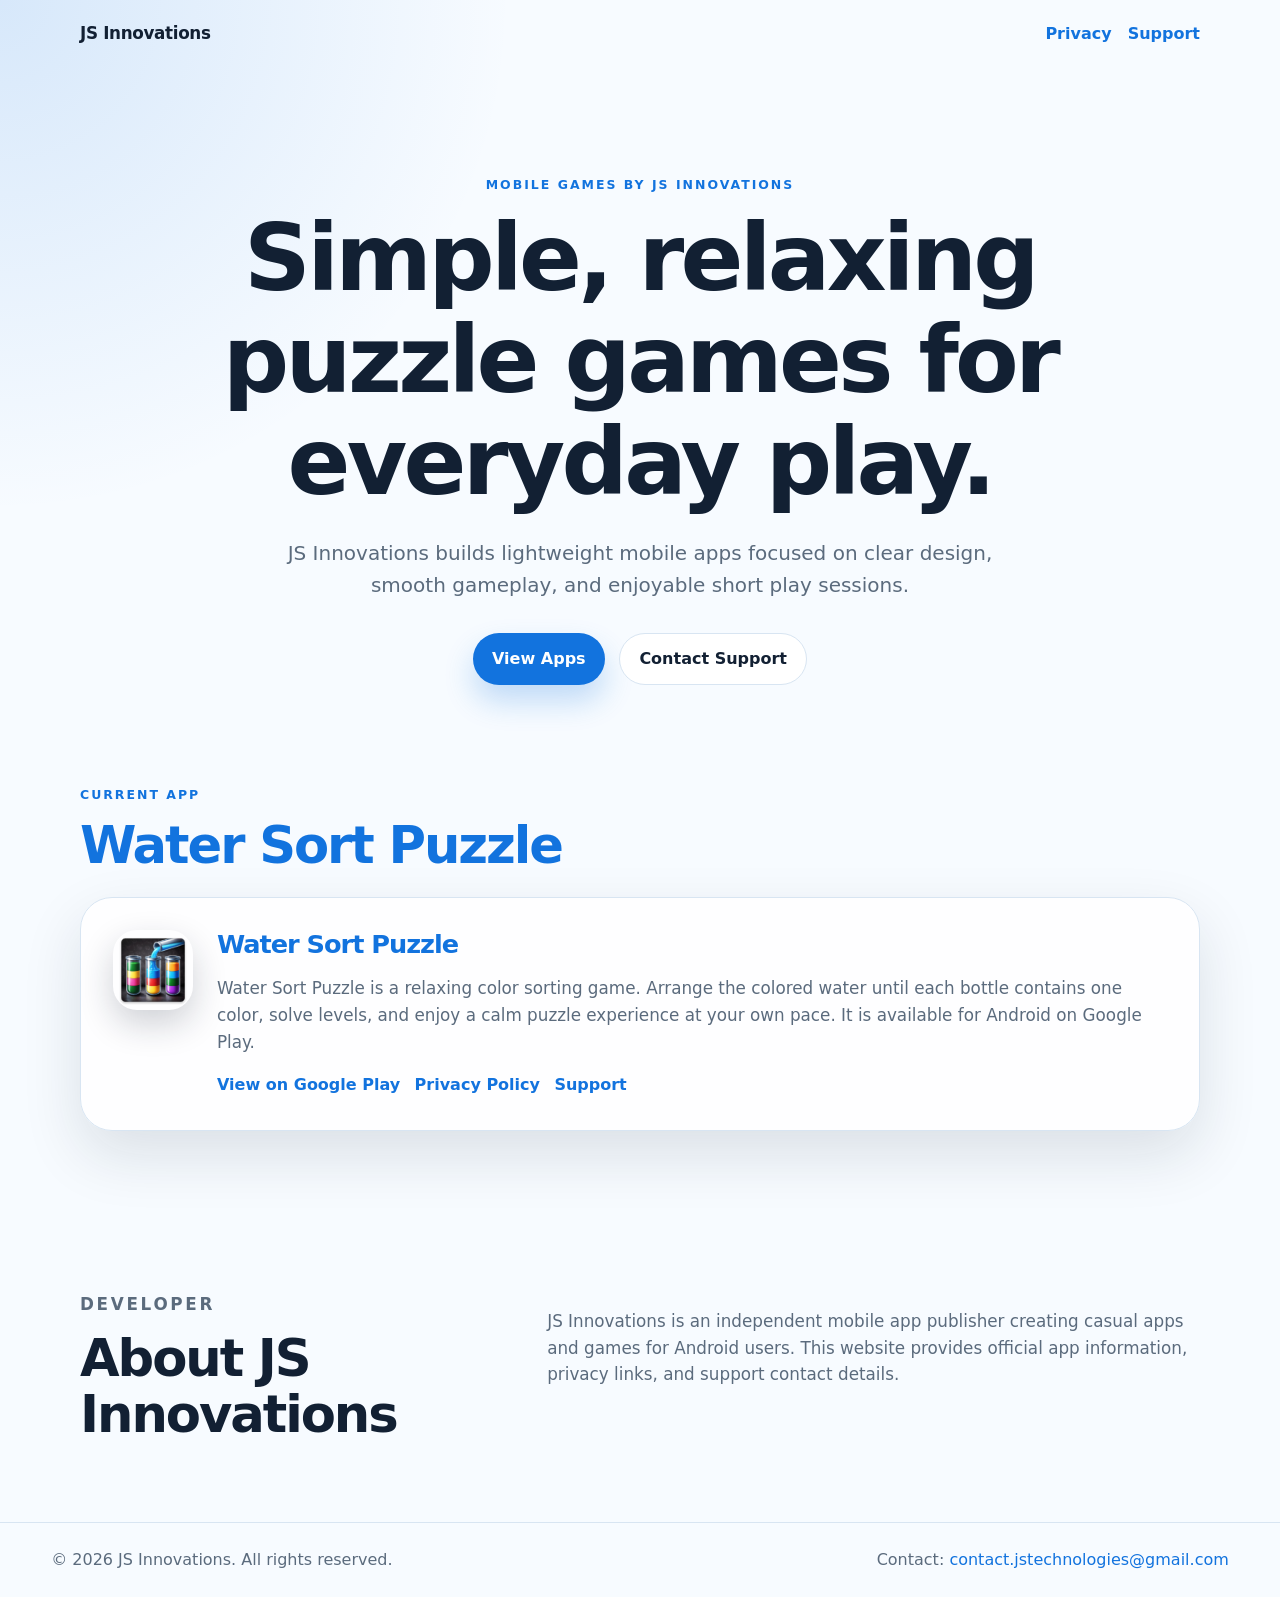
<file: index.html>
<!doctype html>
<html lang="en">
  <head>
    <meta charset="utf-8">
    <meta name="viewport" content="width=device-width, initial-scale=1">
    <meta
      name="description"
      content="JS Innovations developer website for Water Sort Puzzle, a relaxing color sorting puzzle game."
    >
    <title>JS Innovations | Water Sort Puzzle for Android</title>
    <link rel="stylesheet" href="styles.css">
  </head>
  <body>
    <header class="site-header">
      <nav class="nav" aria-label="Main navigation">
        <a class="brand" href="index.html">JS Innovations</a>
        <div class="nav-links">
          <a href="privacy.html">Privacy</a>
          <a href="support.html">Support</a>
        </div>
      </nav>

      <section class="hero">
        <p class="eyebrow">Mobile games by JS Innovations</p>
        <h1>Simple, relaxing puzzle games for everyday play.</h1>
        <p class="hero-copy">
          JS Innovations builds lightweight mobile apps focused on clear design,
          smooth gameplay, and enjoyable short play sessions.
        </p>
        <div class="hero-actions">
          <a class="button button-primary" href="#apps">View Apps</a>
          <a class="button button-secondary" href="support.html">Contact Support</a>
        </div>
      </section>
    </header>

    <main>
      <section id="apps" class="section">
        <div class="section-heading">
          <p class="eyebrow">Current app</p>
          <h2>
            <a href="https://play.google.com/store/apps/details?id=com.jsinnovations.water_fill">
              Water Sort Puzzle
            </a>
          </h2>
        </div>
        <article class="app-card">
          <a
            class="app-icon"
            href="https://play.google.com/store/apps/details?id=com.jsinnovations.water_fill"
            aria-label="Open Water Sort Puzzle on Google Play"
          >
            <img
              src="assets/water-sort-puzzle-icon.png"
              alt="Water Sort Puzzle app icon"
              width="192"
              height="192"
            >
          </a>
          <div>
            <h3>
              <a href="https://play.google.com/store/apps/details?id=com.jsinnovations.water_fill">
                Water Sort Puzzle
              </a>
            </h3>
            <p>
              Water Sort Puzzle is a relaxing color sorting game. Arrange the
              colored water until each bottle contains one color, solve levels,
              and enjoy a calm puzzle experience at your own pace. It is
              available for Android on Google Play.
            </p>
            <div class="card-links">
              <a href="https://play.google.com/store/apps/details?id=com.jsinnovations.water_fill">
                View on Google Play
              </a>
              <a href="privacy.html">Privacy Policy</a>
              <a href="support.html">Support</a>
            </div>
          </div>
        </article>
      </section>

      <section class="section split-section">
        <div>
          <p class="eyebrow">Developer</p>
          <h2>About JS Innovations</h2>
        </div>
        <p>
          JS Innovations is an independent mobile app publisher creating casual
          apps and games for Android users. This website provides official app
          information, privacy links, and support contact details.
        </p>
      </section>
    </main>

    <footer class="footer">
      <p>&copy; <span id="year">2026</span> JS Innovations. All rights reserved.</p>
      <p>
        Contact:
        <a href="mailto:contact.jstechnologies@gmail.com">contact.jstechnologies@gmail.com</a>
      </p>
    </footer>

    <script>
      document.getElementById("year").textContent = new Date().getFullYear();
    </script>
  </body>
</html>
</file>
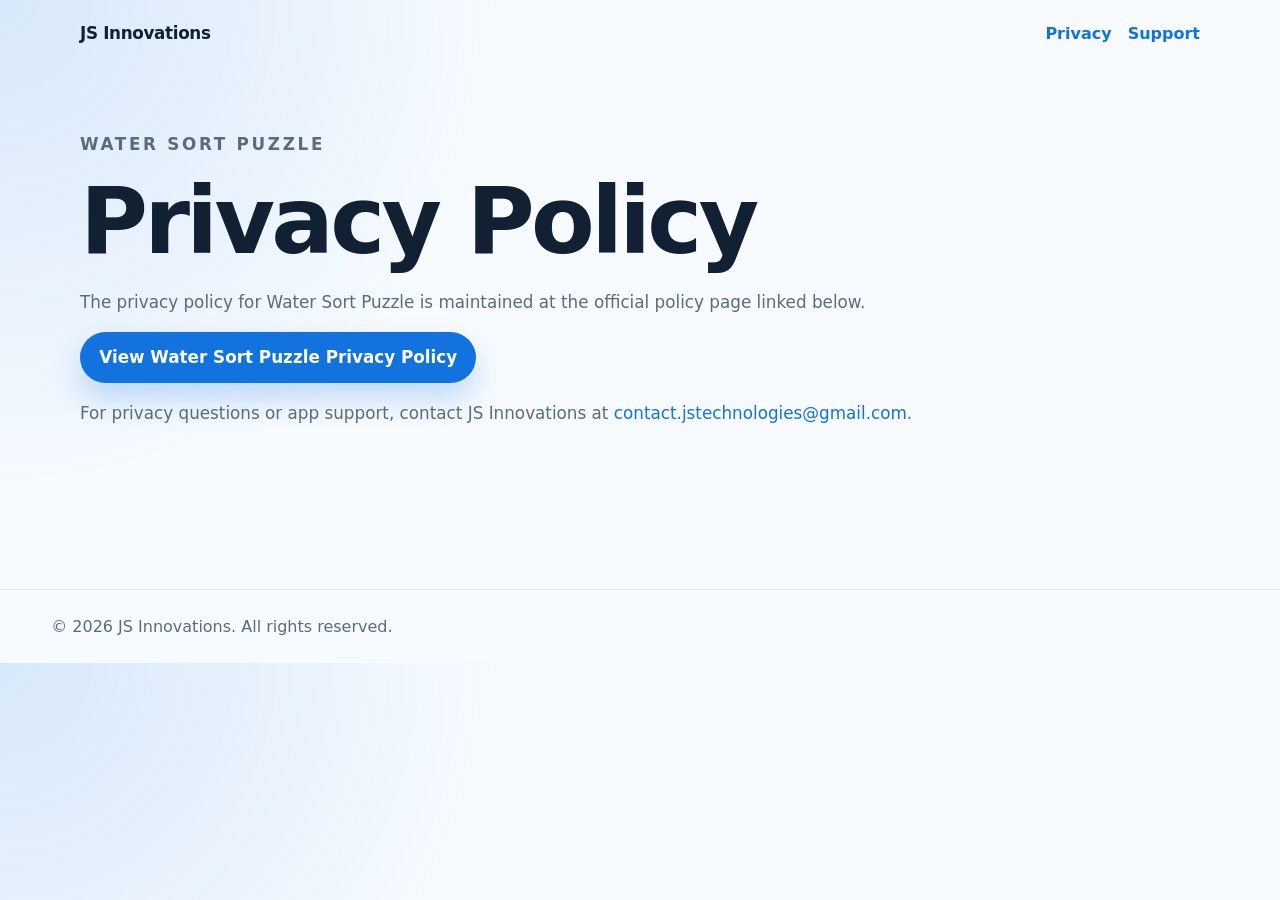
<file: privacy.html>
<!doctype html>
<html lang="en">
  <head>
    <meta charset="utf-8">
    <meta name="viewport" content="width=device-width, initial-scale=1">
    <meta
      name="description"
      content="Privacy information for Water Sort Puzzle by JS Innovations."
    >
    <title>Privacy Policy | JS Innovations</title>
    <link rel="stylesheet" href="styles.css">
  </head>
  <body>
    <header class="page-header">
      <nav class="nav" aria-label="Main navigation">
        <a class="brand" href="index.html">JS Innovations</a>
        <div class="nav-links">
          <a href="privacy.html">Privacy</a>
          <a href="support.html">Support</a>
        </div>
      </nav>
    </header>

    <main class="page-content">
      <p class="eyebrow">Water Sort Puzzle</p>
      <h1>Privacy Policy</h1>
      <p>
        The privacy policy for Water Sort Puzzle is maintained at the official
        policy page linked below.
      </p>
      <p>
        <a class="button button-primary" href="https://sites.google.com/view/water-sort-privacy/home">
          View Water Sort Puzzle Privacy Policy
        </a>
      </p>
      <p>
        For privacy questions or app support, contact JS Innovations at
        <a href="mailto:contact.jstechnologies@gmail.com">contact.jstechnologies@gmail.com</a>.
      </p>
    </main>

    <footer class="footer">
      <p>&copy; <span id="year">2026</span> JS Innovations. All rights reserved.</p>
    </footer>

    <script>
      document.getElementById("year").textContent = new Date().getFullYear();
    </script>
  </body>
</html>
</file>
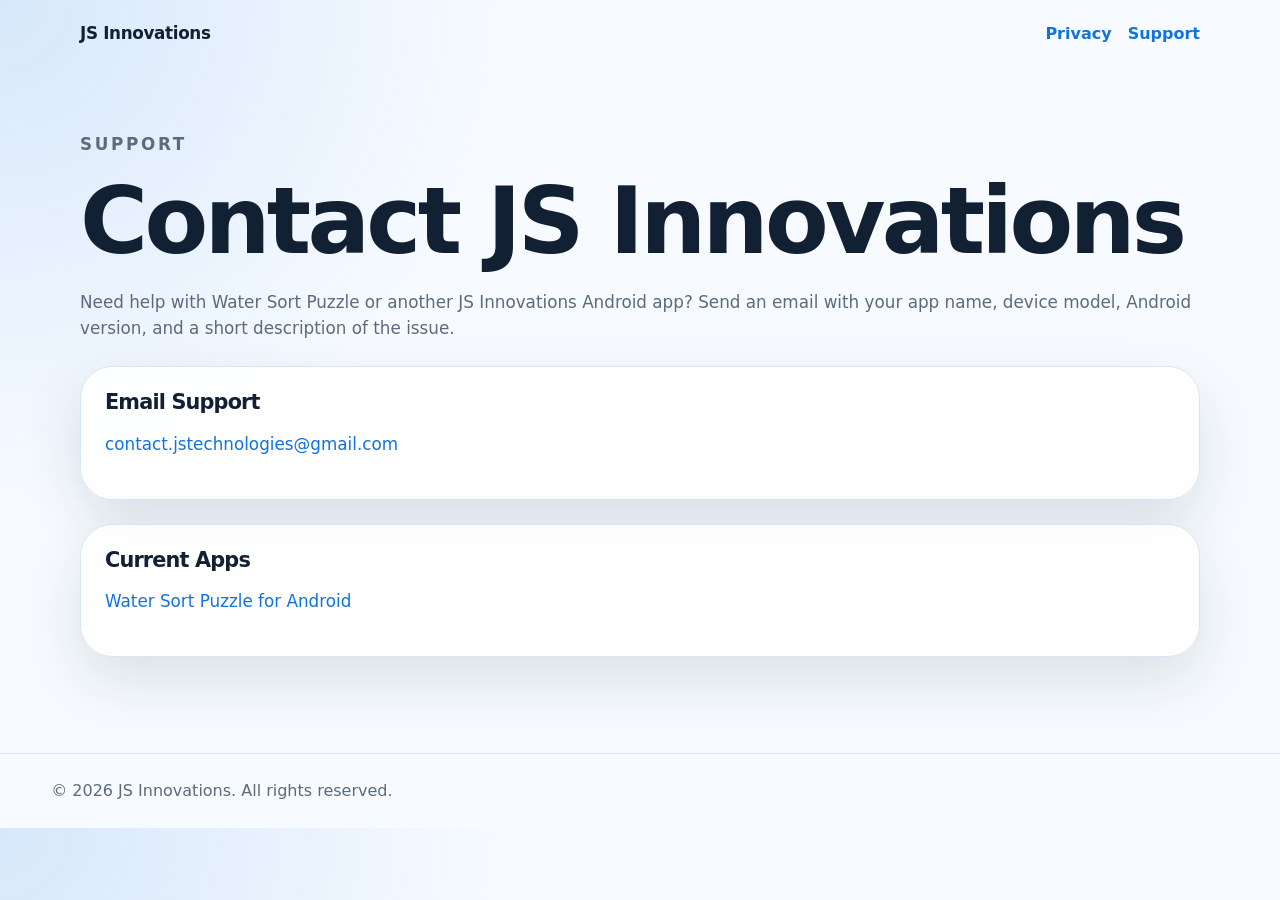
<file: support.html>
<!doctype html>
<html lang="en">
  <head>
    <meta charset="utf-8">
    <meta name="viewport" content="width=device-width, initial-scale=1">
    <meta
      name="description"
      content="Support contact information for JS Innovations apps."
    >
    <title>Support | JS Innovations</title>
    <link rel="stylesheet" href="styles.css">
  </head>
  <body>
    <header class="page-header">
      <nav class="nav" aria-label="Main navigation">
        <a class="brand" href="index.html">JS Innovations</a>
        <div class="nav-links">
          <a href="privacy.html">Privacy</a>
          <a href="support.html">Support</a>
        </div>
      </nav>
    </header>

    <main class="page-content">
      <p class="eyebrow">Support</p>
      <h1>Contact JS Innovations</h1>
      <p>
        Need help with Water Sort Puzzle or another JS Innovations Android app?
        Send an email with your app name, device model, Android version, and a
        short description of the issue.
      </p>

      <section class="contact-card" aria-label="Support contact">
        <h2>Email Support</h2>
        <p>
          <a href="mailto:contact.jstechnologies@gmail.com">contact.jstechnologies@gmail.com</a>
        </p>
      </section>

      <section class="contact-card" aria-label="Supported apps">
        <h2>Current Apps</h2>
        <p>
          <a href="https://play.google.com/store/apps/details?id=com.jsinnovations.water_fill">
            Water Sort Puzzle for Android
          </a>
        </p>
      </section>
    </main>

    <footer class="footer">
      <p>&copy; <span id="year">2026</span> JS Innovations. All rights reserved.</p>
    </footer>

    <script>
      document.getElementById("year").textContent = new Date().getFullYear();
    </script>
  </body>
</html>
</file>
<file: styles.css>
:root {
  --background: #f7fbff;
  --surface: #ffffff;
  --surface-muted: #eef7ff;
  --text: #122033;
  --muted: #5b6b7d;
  --primary: #1273de;
  --primary-dark: #0c55a8;
  --border: #d8e5f2;
  --shadow: 0 24px 60px rgba(18, 32, 51, 0.12);
}

* {
  box-sizing: border-box;
}

body {
  margin: 0;
  color: var(--text);
  font-family:
    Inter, ui-sans-serif, system-ui, -apple-system, BlinkMacSystemFont, "Segoe UI",
    sans-serif;
  line-height: 1.6;
  background:
    radial-gradient(circle at top left, rgba(18, 115, 222, 0.14), transparent 32rem),
    var(--background);
}

a {
  color: var(--primary);
  text-decoration: none;
}

a:hover {
  color: var(--primary-dark);
}

.site-header,
.page-header {
  padding: 1.25rem clamp(1rem, 4vw, 4rem);
}

.site-header {
  min-height: 76vh;
}

.nav {
  display: flex;
  align-items: center;
  justify-content: space-between;
  gap: 1rem;
  max-width: 1120px;
  margin: 0 auto;
}

.brand {
  color: var(--text);
  font-size: 1.05rem;
  font-weight: 800;
  letter-spacing: -0.02em;
}

.nav-links {
  display: flex;
  flex-wrap: wrap;
  gap: 1rem;
  font-weight: 700;
}

.hero {
  max-width: 900px;
  margin: 8rem auto 0;
  text-align: center;
}

.eyebrow {
  margin: 0 0 0.75rem;
  color: var(--primary);
  font-size: 0.78rem;
  font-weight: 800;
  letter-spacing: 0.16em;
  text-transform: uppercase;
}

h1,
h2,
h3 {
  margin: 0;
  line-height: 1.1;
  letter-spacing: -0.04em;
}

h1 {
  font-size: clamp(2.8rem, 8vw, 5.8rem);
}

h2 {
  font-size: clamp(2rem, 4vw, 3.2rem);
}

h3 {
  font-size: 1.6rem;
}

.hero-copy {
  max-width: 720px;
  margin: 1.5rem auto 0;
  color: var(--muted);
  font-size: clamp(1.05rem, 2vw, 1.25rem);
}

.hero-actions,
.card-links {
  display: flex;
  flex-wrap: wrap;
  justify-content: center;
  gap: 0.9rem;
  margin-top: 2rem;
}

.button {
  display: inline-flex;
  align-items: center;
  justify-content: center;
  min-height: 3rem;
  padding: 0.75rem 1.2rem;
  border-radius: 999px;
  font-weight: 800;
}

.button-primary {
  color: #ffffff;
  background: var(--primary);
  box-shadow: 0 16px 30px rgba(18, 115, 222, 0.24);
}

.button-primary:hover {
  color: #ffffff;
  background: var(--primary-dark);
}

.button-secondary {
  color: var(--text);
  background: var(--surface);
  border: 1px solid var(--border);
}

.section,
.page-content {
  width: min(1120px, calc(100% - 2rem));
  margin: 0 auto;
}

.section {
  padding: 5rem 0;
}

.section-heading {
  margin-bottom: 1.5rem;
}

.app-card,
.contact-card {
  background: rgba(255, 255, 255, 0.88);
  border: 1px solid var(--border);
  border-radius: 2rem;
  box-shadow: var(--shadow);
}

.app-card {
  display: grid;
  grid-template-columns: auto 1fr;
  gap: 1.5rem;
  padding: clamp(1.25rem, 4vw, 2rem);
}

.app-card p,
.split-section p,
.page-content p {
  color: var(--muted);
  font-size: 1.05rem;
}

.app-icon {
  width: 5rem;
  height: 5rem;
  overflow: hidden;
  border-radius: 1.5rem;
  box-shadow: 0 14px 34px rgba(18, 32, 51, 0.2);
}

.app-icon img {
  display: block;
  width: 100%;
  height: 100%;
  object-fit: cover;
}

.card-links {
  justify-content: flex-start;
  margin-top: 1rem;
  font-weight: 800;
}

.split-section {
  display: grid;
  grid-template-columns: 0.8fr 1.2fr;
  gap: 2rem;
  align-items: start;
}

.page-content {
  min-height: 58vh;
  padding: 4rem 0 6rem;
}

.page-content h1 {
  margin-bottom: 1rem;
}

.contact-card {
  margin-top: 1.5rem;
  padding: 1.5rem;
}

.contact-card h2 {
  font-size: 1.3rem;
}

.footer {
  display: flex;
  flex-wrap: wrap;
  justify-content: space-between;
  gap: 0.75rem;
  padding: 1.5rem clamp(1rem, 4vw, 4rem);
  color: var(--muted);
  border-top: 1px solid var(--border);
}

.footer p {
  margin: 0;
}

@media (max-width: 720px) {
  .site-header {
    min-height: auto;
  }

  .nav,
  .footer {
    align-items: flex-start;
    flex-direction: column;
  }

  .hero {
    margin-top: 4rem;
    text-align: left;
  }

  .hero-actions {
    justify-content: flex-start;
  }

  .app-card,
  .split-section {
    grid-template-columns: 1fr;
  }
}
</file>
